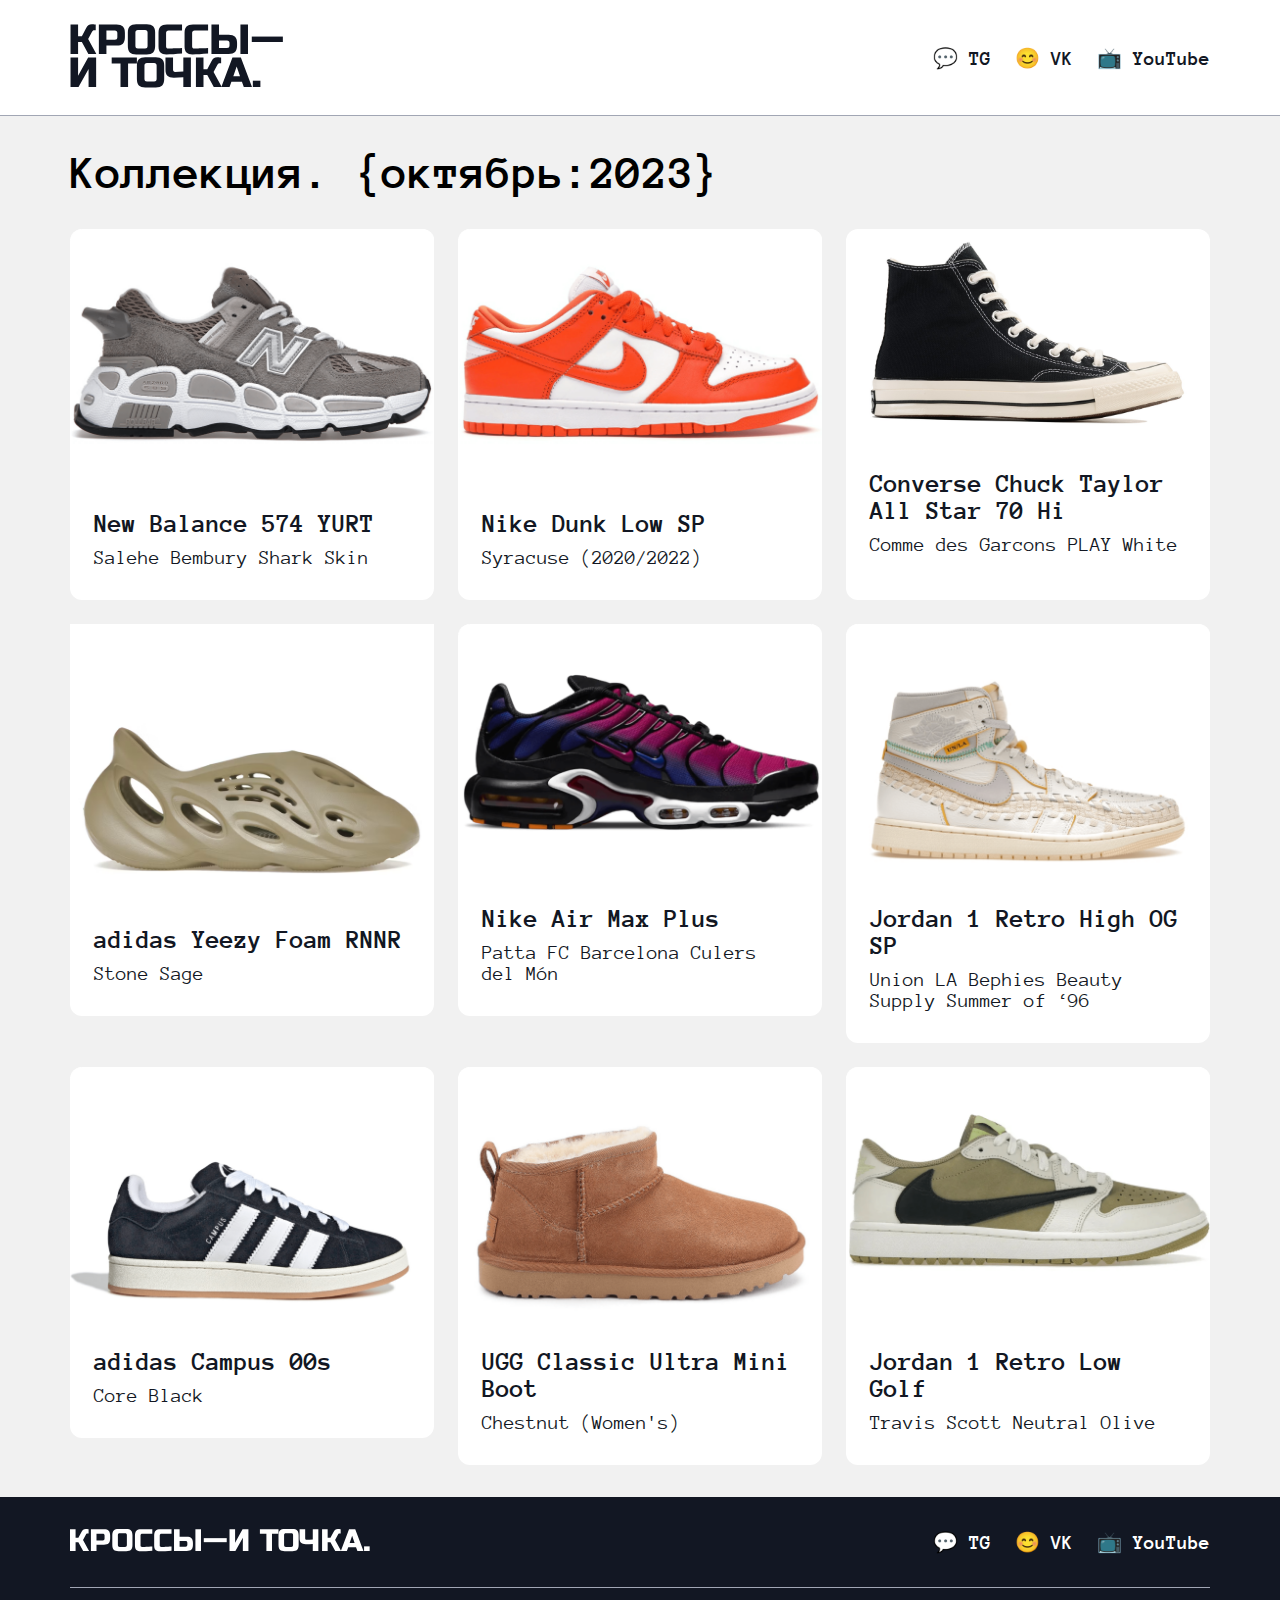
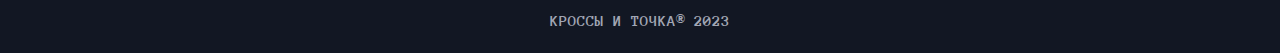
<file: 6nedMKV/yp-sneakers/index.html>
<!DOCTYPE html>
<html lang="en">
<head>
    <meta charset="UTF-8">
    <meta name="viewport" content="width=device-width, initial-scale=1.0">
    <title>Кроссы и точка</title>
    <link href="./style.css" rel="stylesheet" />
</head>
<body>
    <main>
        <header>
            <div class="header-container">
                <a href="index.html" class="logo-link">
                    <img alt="Кроссы и точка" src="./images/logo.svg" />
                </a>
                <nav>
                    <ul class="nav-list">
                        <li class="nav-item">
                            <a href="/" class="nav-link">💬 TG</a>
                        </li>
                        <li class="nav-item">
                            <a href="/" class="nav-link">😊 VK</a>
                        </li>
                        <li class="nav-item">
                            <a href="/" class="nav-link">📺 YouTube</a>
                        </li>
                    </ul>
                </nav>
            </div>
        </header>

        <div class="content">
            <h1 class="main-h1">Коллекция. {октябрь:2023}</h1>
            <div class="sneakers">
                <a href ="new-nalance-c-ms574.html">
                <div class="sneaker">
                    <img alt="New Balance C-ms574" src="./images/6.png" class="sneaker-image" />
                    <div class="sneaker-info">
                        <h3>New Balance 574 YURT</h3>
                        <p>Salehe Bembury Shark Skin</p>
                    </div>
                </div>
                </a>
                <a href ="nike-dunk-low-sp.html">
                <div class="sneaker">
                    <img alt="Nike Dunk Low SP" src="./images/7.png" class="sneaker-image" />
                    <div class="sneaker-info">
                        <h3>Nike Dunk Low SP</h3>
                        <p>Syracuse (2020/2022)</p>
                    </div>
                </div>
                </a>
                <a href ="converse-chuck-70-high.html">
                <div class="sneaker">
                    <img alt="Converse Chuck Taylor All Star 70 Hi" src="./images/4.png" class="sneaker-image" />
                    <div class="sneaker-info">
                        <h3>Converse Chuck Taylor All Star 70 Hi</h3>
                        <p>Comme des Garcons PLAY White</p>
                    </div>
                </div>
                </a>
                <div class="sneaker">
                    <img alt="adidas Yeezy Foam RNNR" src="./images/9.png" class="sneaker-image" />
                    <div class="sneaker-info">
                        <h3>adidas Yeezy Foam RNNR</h3>
                        <p>Stone Sage</p>
                    </div>
                </div>
                <div class="sneaker">
                    <img alt="Nike Air Max Plus" src="./images/1.png" class="sneaker-image" />
                    <div class="sneaker-info">
                        <h3>Nike Air Max Plus</h3>
                        <p>Patta FC Barcelona Culers del Món</p>
                    </div>
                </div>
                <div class="sneaker">
                    <img alt="Jordan 1 Retro High OG SP" src="./images/2.png" class="sneaker-image" />
                    <div class="sneaker-info">
                        <h3>Jordan 1 Retro High OG SP</h3>
                        <p>Union LA Bephies Beauty Supply Summer of ‘96</p>
                    </div>
                </div>
                <div class="sneaker">
                    <img alt="adidas Campus 00s" src="./images/3.png" class="sneaker-image" />
                    <div class="sneaker-info">
                        <h3>adidas Campus 00s</h3>
                        <p>Core Black</p>
                    </div>
                </div>
               
                <div class="sneaker">
                    <img alt="UGG Classic Ultra Mini Boot" src="./images/5.png" class="sneaker-image" />
                    <div class="sneaker-info">
                        <h3>UGG Classic Ultra Mini Boot</h3>
                        <p>Chestnut (Women's)</p>
                    </div>
                </div>
                
                
                <div class="sneaker">
                    <img alt="Jordan 1 Retro Low Golf" src="./images/8.png" class="sneaker-image" />
                    <div class="sneaker-info">
                        <h3>Jordan 1 Retro Low Golf</h3>
                        <p>Travis Scott Neutral Olive</p>
                    </div>
                </div>
                
            </div>
        </div>

        <footer>
            <div class="footer-content">
                <a class="footer__logo-link" href="/">
                    <img alt="Кроссы и точка" src="./images/logo_footer.svg" class="footer__logo-image" />
                </a>
                <nav>
                    <ul class="nav-list">
                        <li class="nav-item">
                            <a href="/" class="nav-link">💬 TG</a>
                        </li>
                        <li class="nav-item">
                            <a href="/" class="nav-link">😊 VK</a>
                        </li>
                        <li class="nav-item">
                            <a href="/" class="nav-link">📺 YouTube</a>
                        </li>
                    </ul>
                </nav>
            </div>
            <div class="copyright">
                <p class="copyright-text">КРОССЫ И ТОЧКА® 2023</p>
            </div>
        </footer>
    </main> 
</body>
</html>
</file>
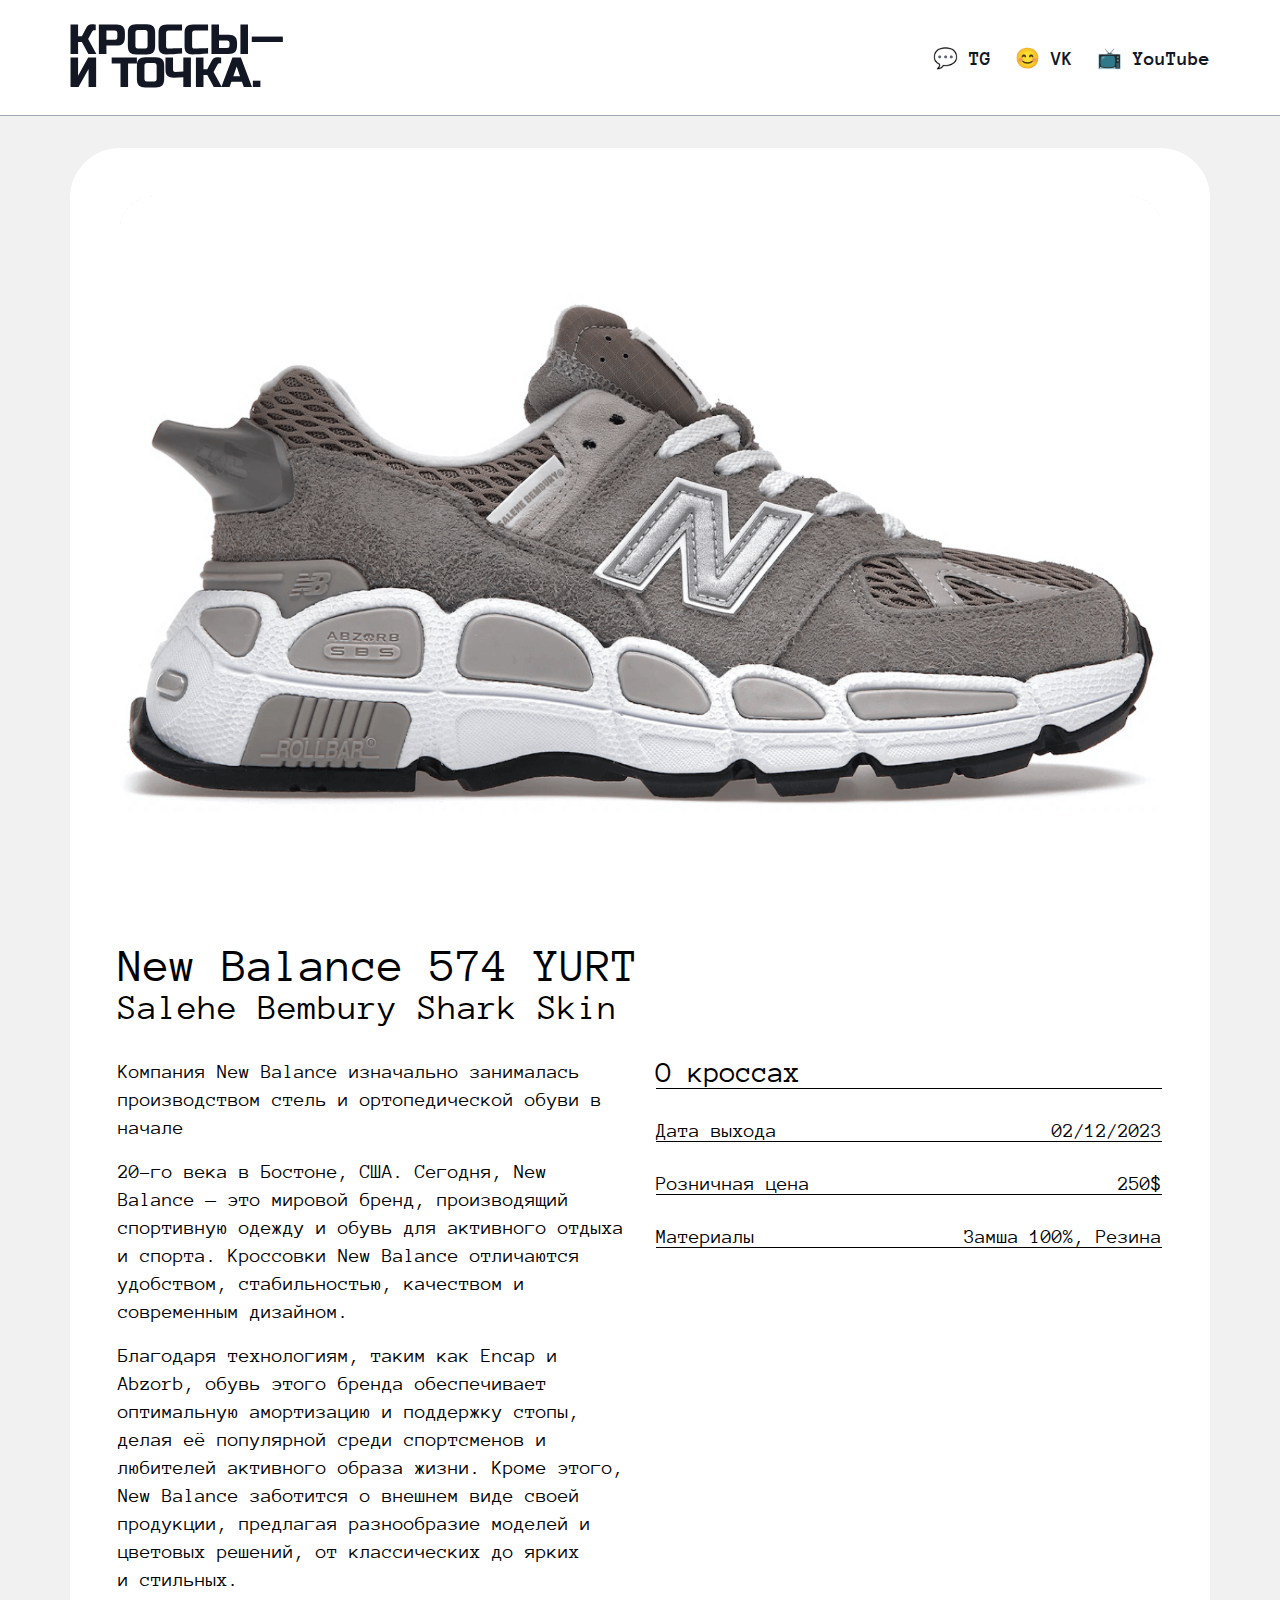
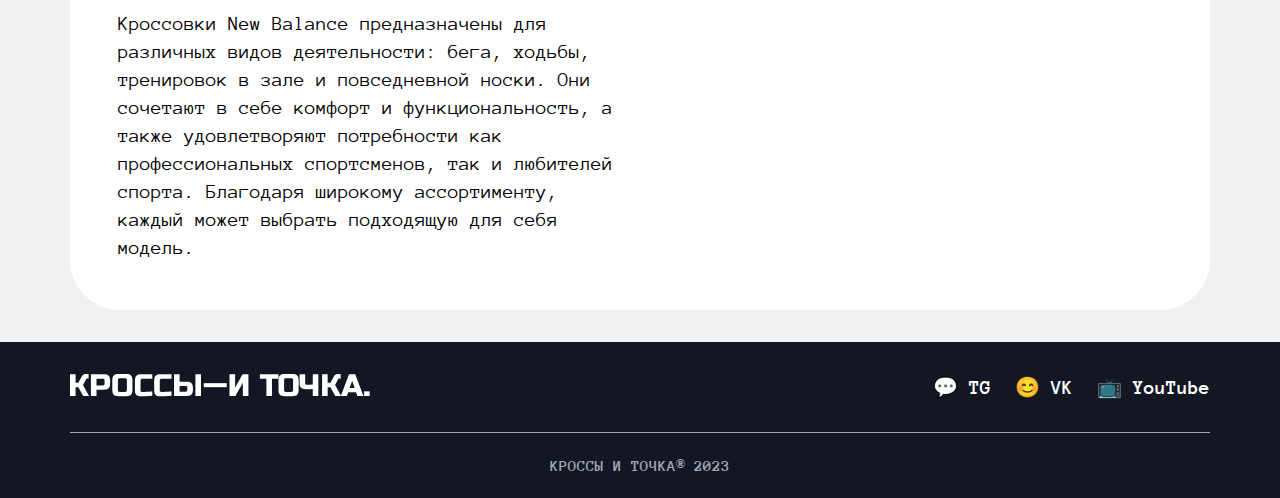
<file: 6nedMKV/yp-sneakers/1-sneaker.html>
<!DOCTYPE html>
<html lang="en">
<head>
    <meta charset="UTF-8">
    <meta name="viewport" content="width=device-width, initial-scale=1.0">
    <title>Кроссы и точка</title>
    <link href="./style.css" rel="stylesheet" />
</head>
<body>
    <main>
        <header>
            <div class="header-container">
                <a href="./index.html" class="logo-link">
                    <img class="header-logo" alt="Кроссы и точка" src="./images/logo.svg" />
                </a>
                <nav>
                    <ul class="nav-list">
                        <li class="nav-item">
                            <a href="/" class="nav-link">💬 TG</a>
                        </li>
                        <li class="nav-item">
                            <a href="/" class="nav-link">😊 VK</a>
                        </li>
                        <li class="nav-item">
                            <a href="/" class="nav-link">📺 YouTube</a>
                        </li>
                    </ul>
                </nav>
            </div>
        </header>






      <section class="content-item">
        <div class="sneaker__item">
            <img alt="New Balance 574 YURT" src="./images/6.png" class="sneaker-image" />
            <div>
            <h1 class="sneaker-h1">New Balance 574 YURT</h1>
            <h2 class="sneaker-h2">Salehe Bembury Shark Skin</h2>
            </div>
            <div class="sneaker_big-info">
                <div class="sneaker-additional">
                    <p class="sneaker-additional-info">Компания New Balance изначально занималась производством стель и ортопедической обуви в начале</p>
                    <p class="sneaker-additional-info">20-го века в Бостоне, США. Сегодня, New Balance — это мировой бренд, производящий спортивную одежду и обувь для активного отдыха и спорта. Кроссовки New Balance отличаются удобством, стабильностью, качеством и современным дизайном.</p>
                    <p class="sneaker-additional-info">Благодаря технологиям, таким как Encap и Abzorb, обувь этого бренда обеспечивает оптимальную амортизацию и поддержку стопы, делая её популярной среди спортсменов и любителей активного образа жизни. Кроме этого, New Balance заботится о внешнем виде своей продукции, предлагая разнообразие моделей и цветовых решений, от классических до ярких и стильных.</p>
                    <p class="sneaker-additional-info">Кроссовки New Balance предназначены для различных видов деятельности: бега, ходьбы, тренировок в зале и повседневной носки. Они сочетают в себе комфорт и функциональность, а также удовлетворяют потребности как профессиональных спортсменов, так и любителей спорта. Благодаря широкому ассортименту, каждый может выбрать подходящую для себя модель.</p>
                 </div>
                <div class="sneaker-parametrs">
                    <div class="sneaker-parametrs-header">
                         <p class="sneaker-parameters-title">О кроссах</p>
                    </div>
                    <div class="sneaker-parametrs-info">
                        <p class="sneaker-parameters-value">Дата выхода</p>
                        <p class="sneaker-parameters-value">02/12/2023</p>
                    </div>
                    <div class="sneaker-parametrs-info">
                        <p class="sneaker-parameters-value">Розничная цена</p>
                        <p class="sneaker-parameters-value">250$</p>
                    </div>
                    <div class="sneaker-parametrs-info">
                        <p class="sneaker-parameters-value">Материалы</p>
                        <p class="sneaker-parameters-value">Замша 100%, Резина</p>
                    </div>
                
                </div>
            </div>    
        </div>
    </section> 
        







        <footer>
            <div class="footer-content">
                <a class="footer__logo-link" href="./index.html">
                    <img alt="Кроссы и точка" src="./images/logo_footer.svg" class="footer__logo-image" />
                </a>
                <nav>
                    <ul class="nav-list">
                        <li class="nav-item">
                            <a href="/" class="nav-link">💬 TG</a>
                        </li>
                        <li class="nav-item">
                            <a href="/" class="nav-link">😊 VK</a>
                        </li>
                        <li class="nav-item">
                            <a href="/" class="nav-link">📺 YouTube</a>
                        </li>
                    </ul>
                </nav>
            </div>
            <div class="copyright">
                <p class="copyright-text">КРОССЫ И ТОЧКА® 2023</p>
            </div>
        </footer>
    </main> 
</body>
</html>
</file>
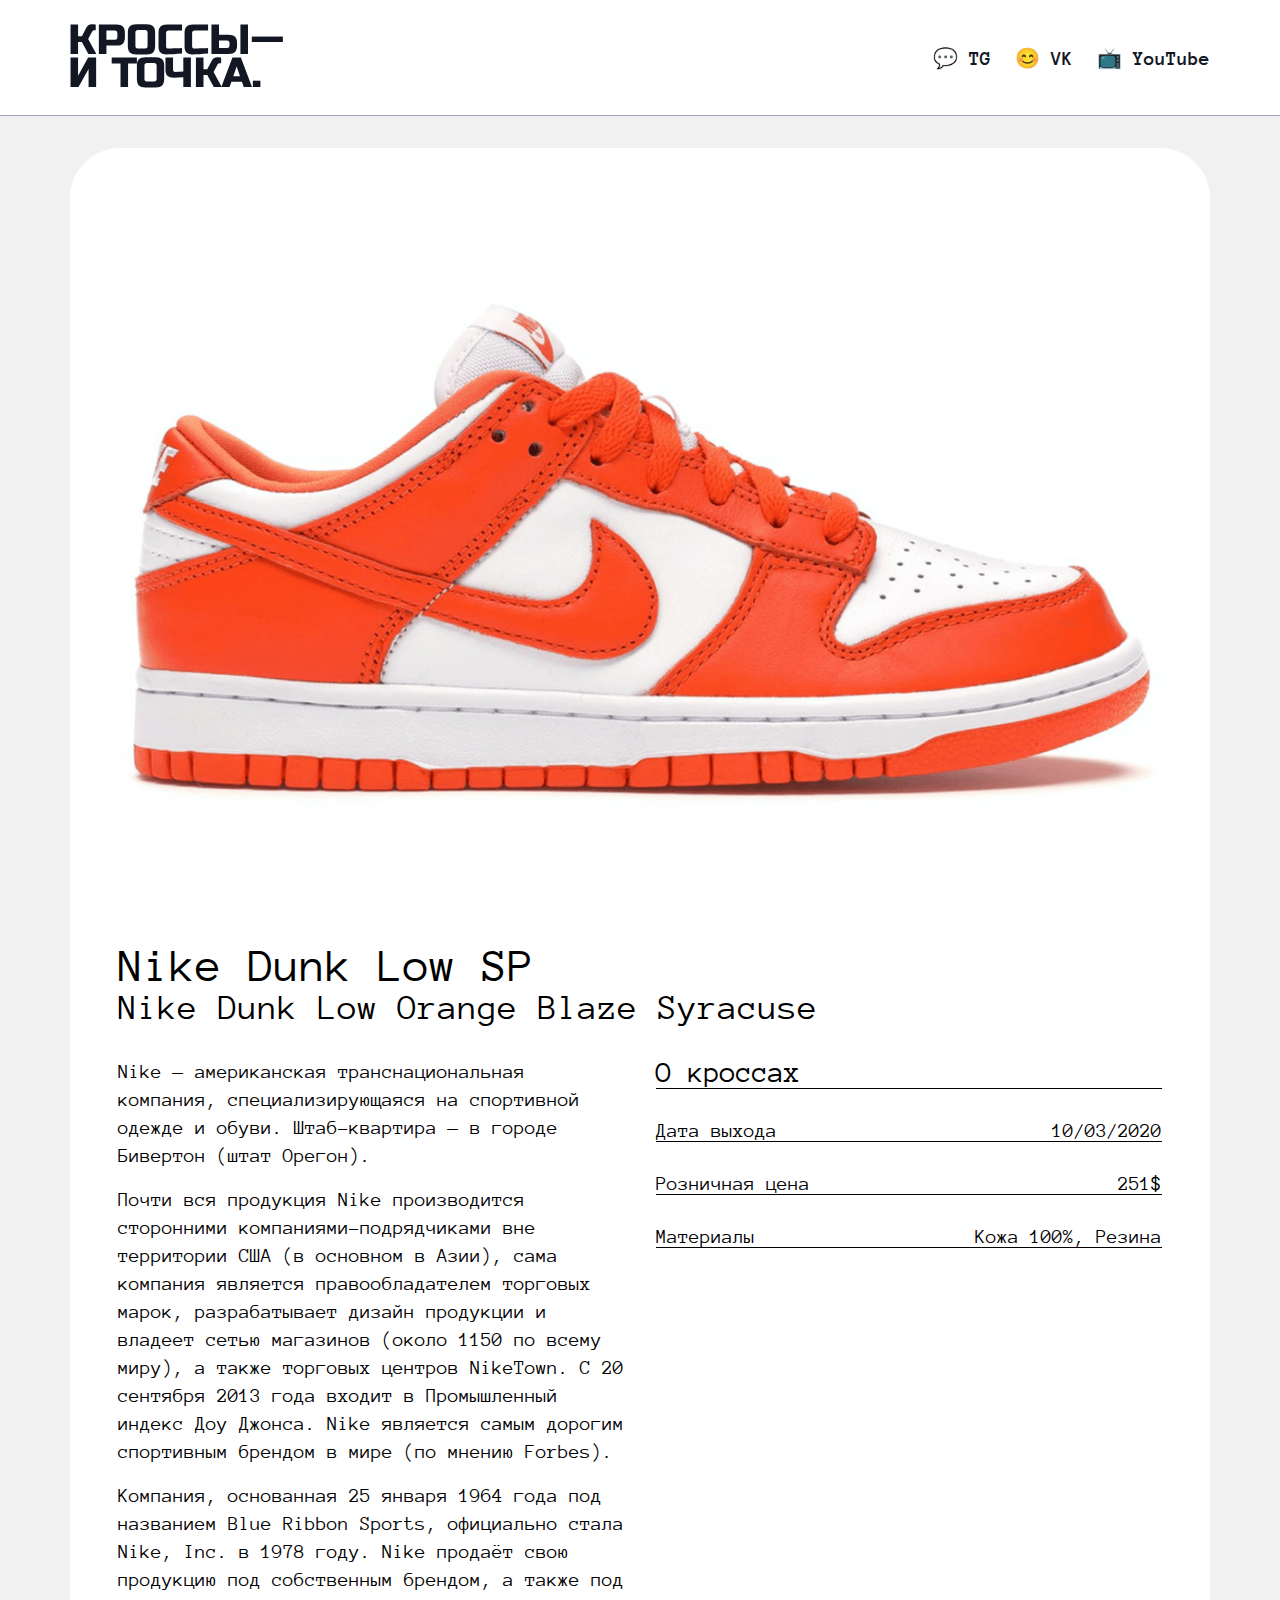
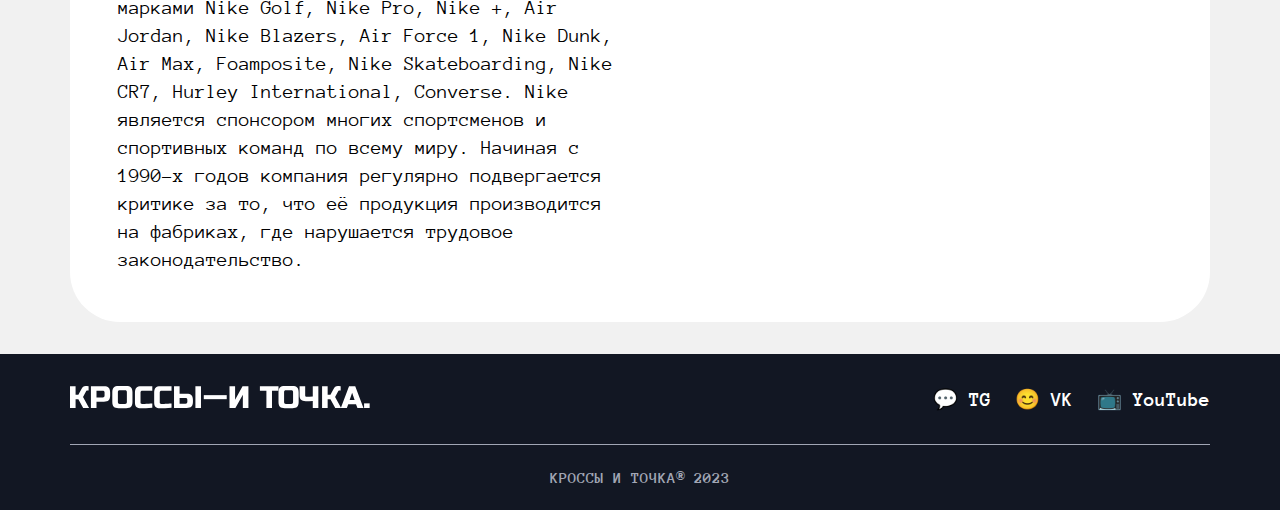
<file: 6nedMKV/yp-sneakers/2-sneaker.html>
<!DOCTYPE html>
<html lang="en">
<head>
    <meta charset="UTF-8">
    <meta name="viewport" content="width=device-width, initial-scale=1.0">
    <title>Кроссы и точка</title>
    <link href="./style.css" rel="stylesheet" />
</head>
<body>
    <main>
        <header>
            <div class="header-container">
                <a href="./index.html" class="logo-link">
                    <img class="header-logo" alt="Кроссы и точка" src="./images/logo.svg" />
                </a>
                <nav>
                    <ul class="nav-list">
                        <li class="nav-item">
                            <a href="/" class="nav-link">💬 TG</a>
                        </li>
                        <li class="nav-item">
                            <a href="/" class="nav-link">😊 VK</a>
                        </li>
                        <li class="nav-item">
                            <a href="/" class="nav-link">📺 YouTube</a>
                        </li>
                    </ul>
                </nav>
            </div>
        </header>






      <section class="content-item">
        <div class="sneaker__item">
            <img alt="Nike Dunk Low SP" src="./images/7.png" class="sneaker-image" />
            <div>
            <h1 class="sneaker-h1">Nike Dunk Low SP</h1>
            <h2 class="sneaker-h2">Nike Dunk Low Orange Blaze Syracuse</h2>
            </div>
            <div class="sneaker_big-info">
                <div class="sneaker-additional">
                    <p class="sneaker-additional-info">Nike — американская транснациональная компания, специализирующаяся на спортивной одежде и обуви. Штаб-квартира — в городе Бивертон (штат Орегон).</p>
                    <p class="sneaker-additional-info">Почти вся продукция Nike производится сторонними компаниями-подрядчиками вне территории США (в основном в Азии), сама компания является правообладателем торговых марок, разрабатывает дизайн продукции и владеет сетью магазинов (около 1150 по всему миру), а также торговых центров NikeTown. С 20 сентября 2013 года входит в Промышленный индекс Доу Джонса. Nike является самым дорогим спортивным брендом в мире (по мнению Forbes).</p>
                    <p class="sneaker-additional-info">Компания, основанная 25 января 1964 года под названием Blue Ribbon Sports, официально стала Nike, Inc. в 1978 году. Nike продаёт свою продукцию под собственным брендом, а также под марками Nike Golf, Nike Pro, Nike +, Air Jordan, Nike Blazers, Air Force 1, Nike Dunk, Air Max, Foamposite, Nike Skateboarding, Nike CR7, Hurley International, Converse. Nike является спонсором многих спортсменов и спортивных команд по всему миру. Начиная с 1990-х годов компания регулярно подвергается критике за то, что её продукция производится на фабриках, где нарушается трудовое законодательство.</p>
                     </div>
                <div class="sneaker-parametrs">
                    <div class="sneaker-parametrs-header">
                         <p class="sneaker-parameters-title">О кроссах</p>
                    </div>
                    <div class="sneaker-parametrs-info">
                        <p class="sneaker-parameters-value">Дата выхода</p>
                        <p class="sneaker-parameters-value">10/03/2020</p>
                    </div>
                    <div class="sneaker-parametrs-info">
                        <p class="sneaker-parameters-value">Розничная цена</p>
                        <p class="sneaker-parameters-value">251$</p>
                    </div>
                    <div class="sneaker-parametrs-info">
                        <p class="sneaker-parameters-value">Материалы</p>
                        <p class="sneaker-parameters-value">Кожа 100%, Резина</p>
                    </div>
                
                </div>
            </div>    
        </div>
    </section> 
        







        <footer>
            <div class="footer-content">
                <a class="footer__logo-link" href="./index.html">
                    <img alt="Кроссы и точка" src="./images/logo_footer.svg" class="footer__logo-image" />
                </a>
                <nav>
                    <ul class="nav-list">
                        <li class="nav-item">
                            <a href="/" class="nav-link">💬 TG</a>
                        </li>
                        <li class="nav-item">
                            <a href="/" class="nav-link">😊 VK</a>
                        </li>
                        <li class="nav-item">
                            <a href="/" class="nav-link">📺 YouTube</a>
                        </li>
                    </ul>
                </nav>
            </div>
            <div class="copyright">
                <p class="copyright-text">КРОССЫ И ТОЧКА® 2023</p>
            </div>
        </footer>
    </main> 
</body>
</html>
</file>
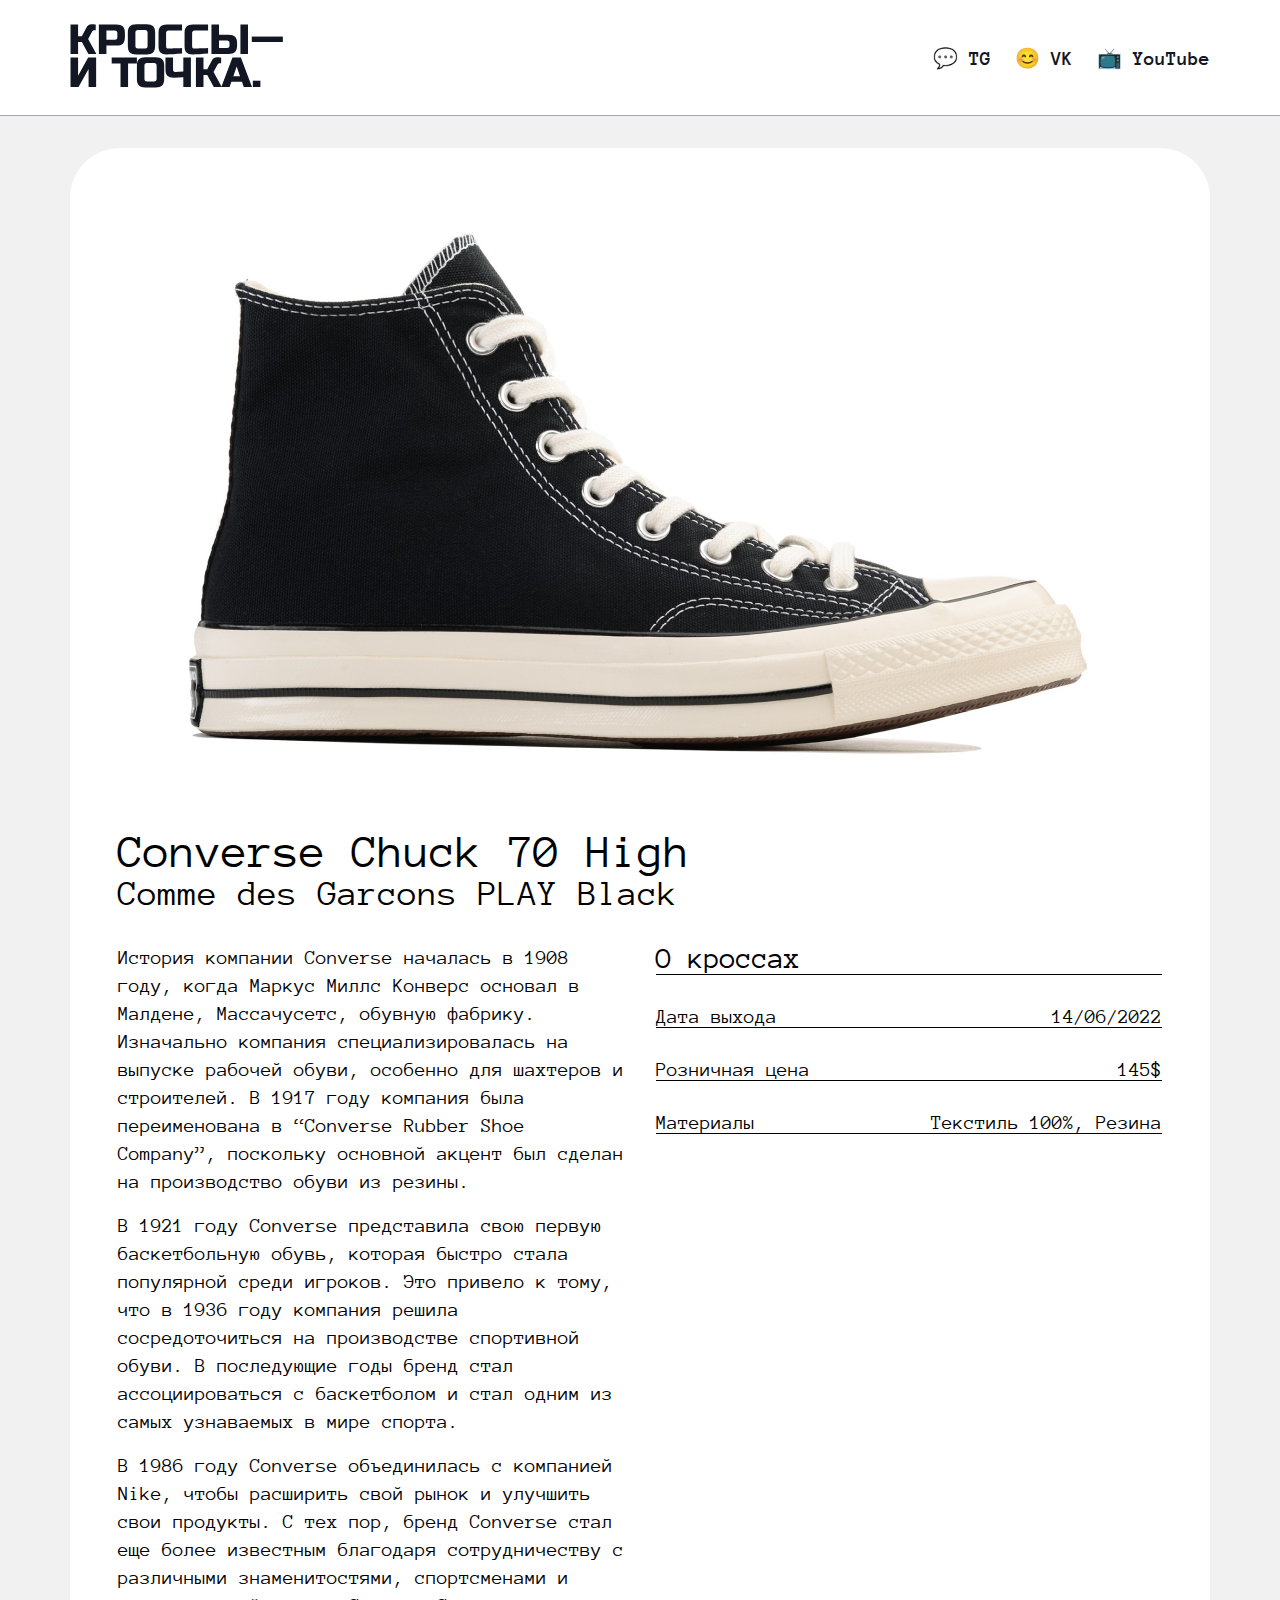
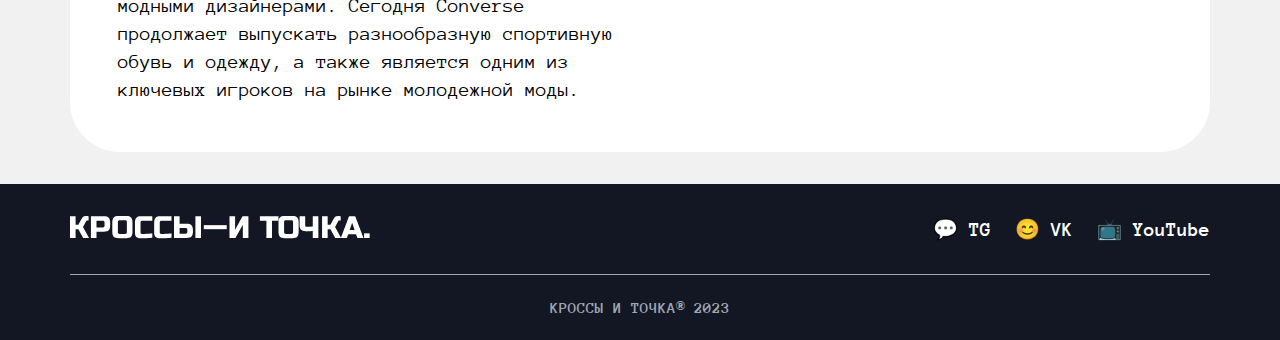
<file: 6nedMKV/yp-sneakers/3-sneaker.html>
<!DOCTYPE html>
<html lang="en">
<head>
    <meta charset="UTF-8">
    <meta name="viewport" content="width=device-width, initial-scale=1.0">
    <title>Кроссы и точка</title>
    <link href="./style.css" rel="stylesheet" />
</head>
<body>
    <main>
        <header>
            <div class="header-container">
                <a href="./index.html" class="logo-link">
                    <img class="header-logo" alt="Кроссы и точка" src="./images/logo.svg" />
                </a>
                <nav>
                    <ul class="nav-list">
                        <li class="nav-item">
                            <a href="/" class="nav-link">💬 TG</a>
                        </li>
                        <li class="nav-item">
                            <a href="/" class="nav-link">😊 VK</a>
                        </li>
                        <li class="nav-item">
                            <a href="/" class="nav-link">📺 YouTube</a>
                        </li>
                    </ul>
                </nav>
            </div>
        </header>






      <section class="content-item">
        <div class="sneaker__item">
            <img alt="Nike Dunk Low SP" src="./images/4.png" class="sneaker-image" />
            <div>
            <h1 class="sneaker-h1">Converse Chuck 70 High</h1>
            <h2 class="sneaker-h2">Comme des Garcons PLAY Black</h2>
            </div>
            <div class="sneaker_big-info">
                <div class="sneaker-additional">
                    <p class="sneaker-additional-info">История компании Converse началась в 1908 году, когда Маркус Миллс Конверс основал в Малдене, Массачусетс, обувную фабрику. Изначально компания специализировалась на выпуске рабочей обуви, особенно для шахтеров и строителей. В 1917 году компания была переименована в “Converse Rubber Shoe Company”, поскольку основной акцент был сделан на производство обуви из резины.</p>
                    <p class="sneaker-additional-info">В 1921 году Converse представила свою первую баскетбольную обувь, которая быстро стала популярной среди игроков. Это привело к тому, что в 1936 году компания решила сосредоточиться на производстве спортивной обуви. В последующие годы бренд стал ассоциироваться с баскетболом и стал одним из самых узнаваемых в мире спорта.</p>
                    <p class="sneaker-additional-info">В 1986 году Converse объединилась с компанией Nike, чтобы расширить свой рынок и улучшить свои продукты. С тех пор, бренд Converse стал еще более известным благодаря сотрудничеству с различными знаменитостями, спортсменами и модными дизайнерами. Сегодня Converse продолжает выпускать разнообразную спортивную обувь и одежду, а также является одним из ключевых игроков на рынке молодежной моды.</p>
                </div>
                <div class="sneaker-parametrs">
                    <div class="sneaker-parametrs-header">
                         <p class="sneaker-parameters-title">О кроссах</p>
                    </div>
                    <div class="sneaker-parametrs-info">
                        <p class="sneaker-parameters-value">Дата выхода</p>
                        <p class="sneaker-parameters-value">14/06/2022</p>
                    </div>
                    <div class="sneaker-parametrs-info">
                        <p class="sneaker-parameters-value">Розничная цена</p>
                        <p class="sneaker-parameters-value">145$</p>
                    </div>
                    <div class="sneaker-parametrs-info">
                        <p class="sneaker-parameters-value">Материалы</p>
                        <p class="sneaker-parameters-value">Текстиль 100%, Резина</p>
                    </div>
                
                </div>
            </div>    
        </div>
    </section> 
        







        <footer>
            <div class="footer-content">
                <a class="footer__logo-link" href="./index.html">
                    <img alt="Кроссы и точка" src="./images/logo_footer.svg" class="footer__logo-image" />
                </a>
                <nav>
                    <ul class="nav-list">
                        <li class="nav-item">
                            <a href="/" class="nav-link">💬 TG</a>
                        </li>
                        <li class="nav-item">
                            <a href="/" class="nav-link">😊 VK</a>
                        </li>
                        <li class="nav-item">
                            <a href="/" class="nav-link">📺 YouTube</a>
                        </li>
                    </ul>
                </nav>
            </div>
            <div class="copyright">
                <p class="copyright-text">КРОССЫ И ТОЧКА® 2023</p>
            </div>
        </footer>
    </main> 
</body>
</html>
</file>
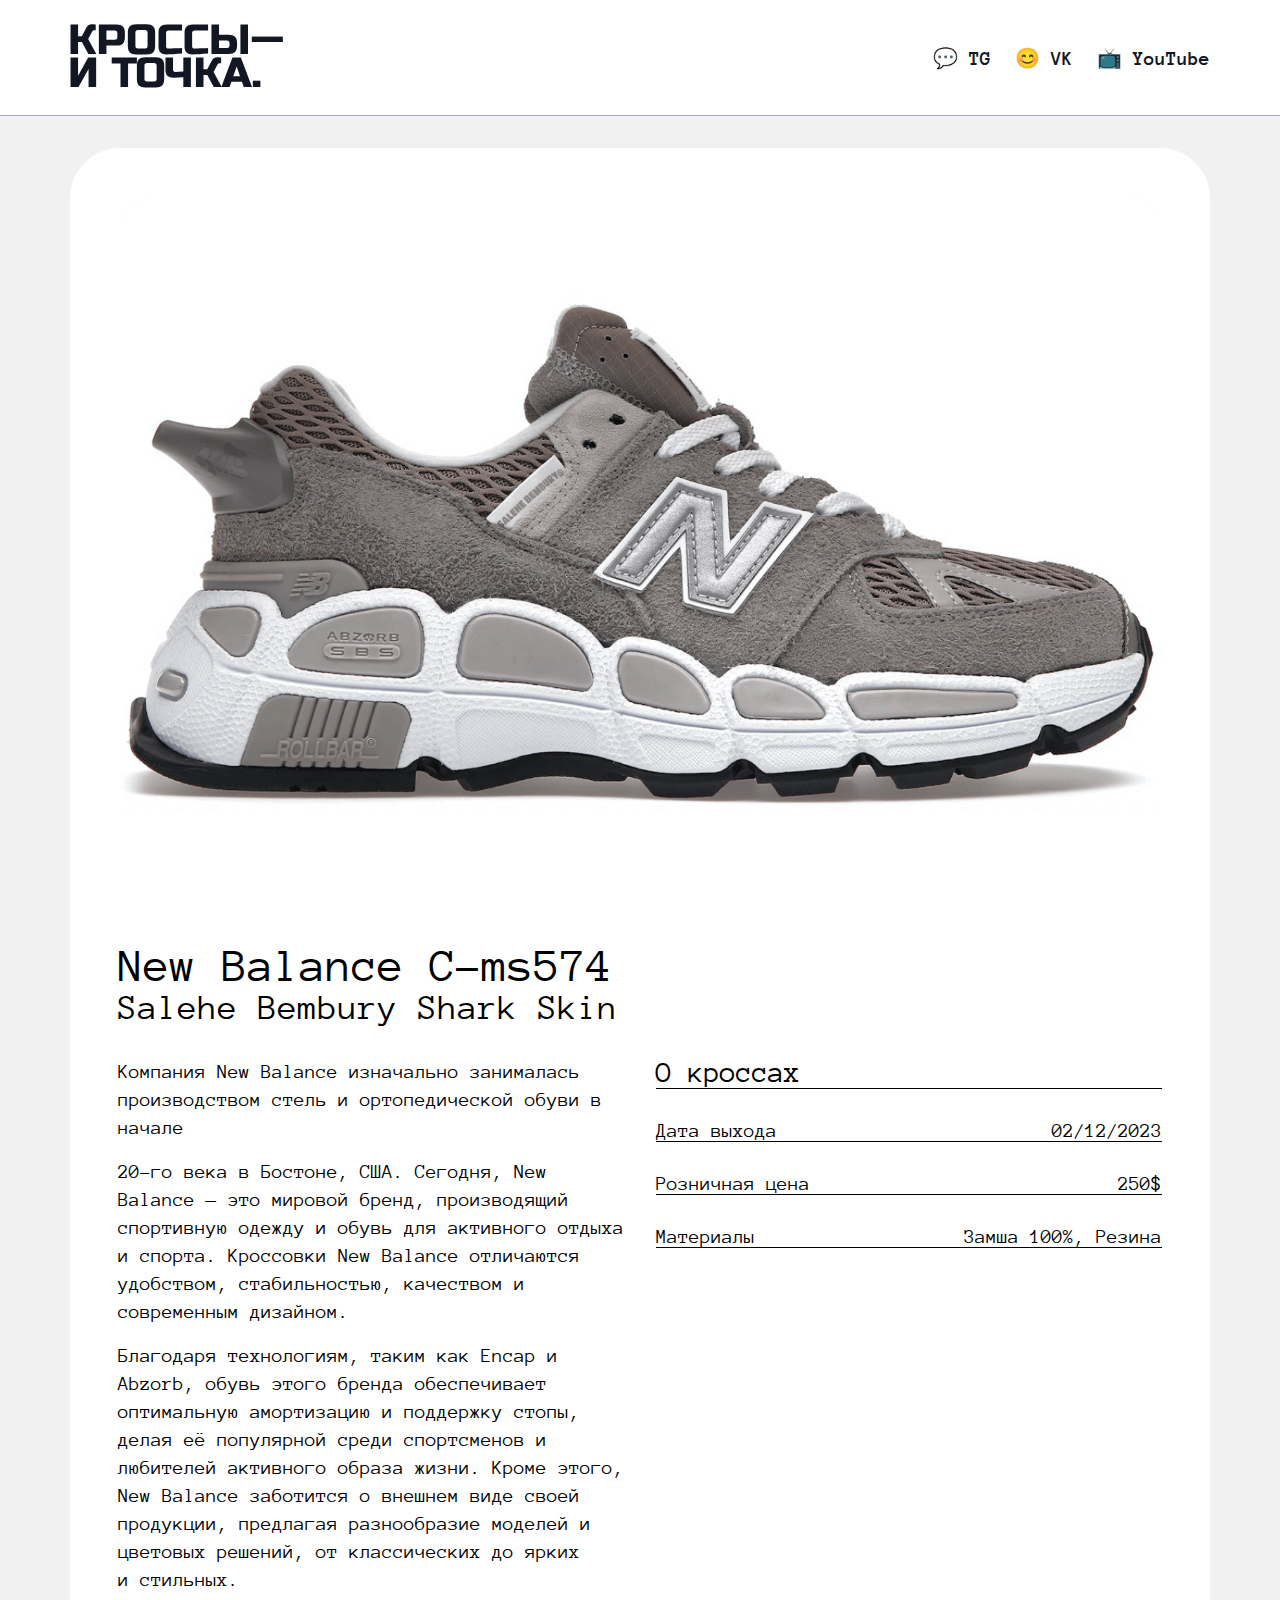
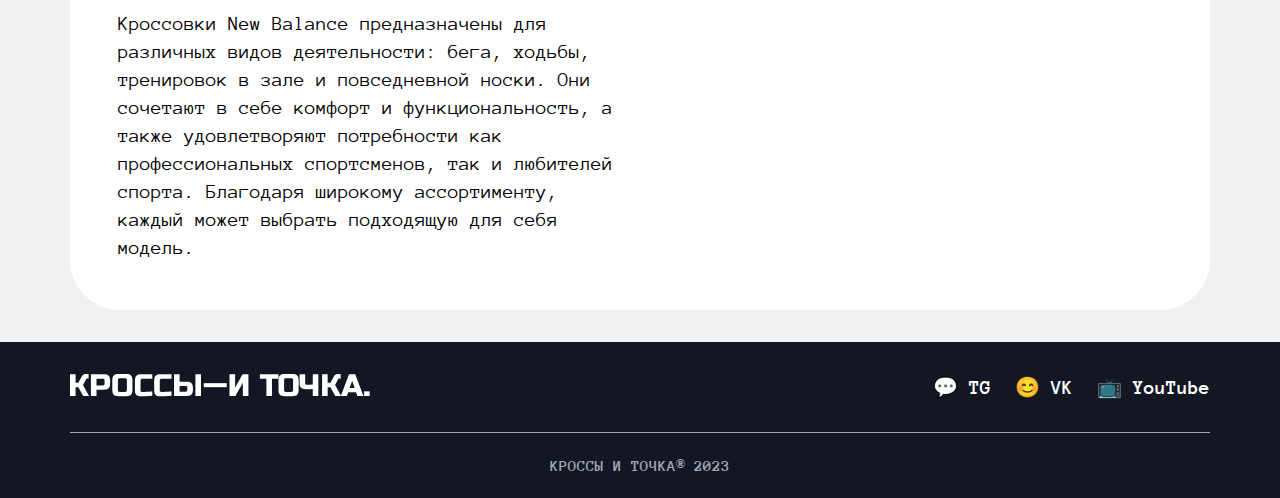
<file: 6nedMKV/yp-sneakers/new-nalance-c-ms574.html>
<!DOCTYPE html>
<html lang="en">
<head>
    <meta charset="UTF-8">
    <meta name="viewport" content="width=device-width, initial-scale=1.0">
    <title>Кроссы и точка</title>
    <link href="./style.css" rel="stylesheet" />
</head>
<body>
    <main>
        <header>
            <div class="header-container">
                <a href="./index.html" class="logo-link">
                    <img class="header-logo" alt="Кроссы и точка" src="./images/logo.svg" />
                </a>
                <nav>
                    <ul class="nav-list">
                        <li class="nav-item">
                            <a href="/" class="nav-link">💬 TG</a>
                        </li>
                        <li class="nav-item">
                            <a href="/" class="nav-link">😊 VK</a>
                        </li>
                        <li class="nav-item">
                            <a href="/" class="nav-link">📺 YouTube</a>
                        </li>
                    </ul>
                </nav>
            </div>
        </header>






      <section class="content-item">
        <div class="sneaker__item">
            <img alt="New Balance C-ms574" src="./images/6.png" class="sneaker-image" />
            <div>
            <h1 class="sneaker-h1">New Balance C-ms574</h1>
            <h2 class="sneaker-h2">Salehe Bembury Shark Skin</h2>
            </div>
            <div class="sneaker_big-info">
                <div class="sneaker-additional">
                    <p class="sneaker-additional-info">Компания New Balance изначально занималась производством стель и ортопедической обуви в начале</p>
                    <p class="sneaker-additional-info">20-го века в Бостоне, США. Сегодня, New Balance — это мировой бренд, производящий спортивную одежду и обувь для активного отдыха и спорта. Кроссовки New Balance отличаются удобством, стабильностью, качеством и современным дизайном.</p>
                    <p class="sneaker-additional-info">Благодаря технологиям, таким как Encap и Abzorb, обувь этого бренда обеспечивает оптимальную амортизацию и поддержку стопы, делая её популярной среди спортсменов и любителей активного образа жизни. Кроме этого, New Balance заботится о внешнем виде своей продукции, предлагая разнообразие моделей и цветовых решений, от классических до ярких и стильных.</p>
                    <p class="sneaker-additional-info">Кроссовки New Balance предназначены для различных видов деятельности: бега, ходьбы, тренировок в зале и повседневной носки. Они сочетают в себе комфорт и функциональность, а также удовлетворяют потребности как профессиональных спортсменов, так и любителей спорта. Благодаря широкому ассортименту, каждый может выбрать подходящую для себя модель.</p>
                 </div>
                <div class="sneaker-parametrs">
                    <div class="sneaker-parametrs-header">
                         <p class="sneaker-parameters-title">О кроссах</p>
                    </div>
                    <div class="sneaker-parametrs-info">
                        <p class="sneaker-parameters-value">Дата выхода</p>
                        <p class="sneaker-parameters-value">02/12/2023</p>
                    </div>
                    <div class="sneaker-parametrs-info">
                        <p class="sneaker-parameters-value">Розничная цена</p>
                        <p class="sneaker-parameters-value">250$</p>
                    </div>
                    <div class="sneaker-parametrs-info">
                        <p class="sneaker-parameters-value">Материалы</p>
                        <p class="sneaker-parameters-value">Замша 100%, Резина</p>
                    </div>
                
                </div>
            </div>    
        </div>
    </section> 
        







        <footer>
            <div class="footer-content">
                <a class="footer__logo-link" href="./index.html">
                    <img alt="Кроссы и точка" src="./images/logo_footer.svg" class="footer__logo-image" />
                </a>
                <nav>
                    <ul class="nav-list">
                        <li class="nav-item">
                            <a href="/" class="nav-link">💬 TG</a>
                        </li>
                        <li class="nav-item">
                            <a href="/" class="nav-link">😊 VK</a>
                        </li>
                        <li class="nav-item">
                            <a href="/" class="nav-link">📺 YouTube</a>
                        </li>
                    </ul>
                </nav>
            </div>
            <div class="copyright">
                <p class="copyright-text">КРОССЫ И ТОЧКА® 2023</p>
            </div>
        </footer>
    </main> 
</body>
</html>
</file>
<file: 6nedMKV/yp-sneakers/style.css>
/* подключение локальный шрифтов на страницу */
@font-face {
    font-family: "Anonymous Pro";
    src: url(fonts/AnonymousPro-Regular.ttf);
    font-weight: 400;
    font-style: normal;
    display: swap;
}

@font-face {
    font-family: "Anonymous Pro";
    src: url(fonts/AnonymousPro-Bold.ttf);
    font-weight: 700;
    font-style: normal;
    display: swap;
}

* {
    box-sizing: border-box;
}

/* сброс стилей по умолчанию */
body,
h1,
h2,
h3,
p,
ul,
li {
    margin: 0;
}

ul {
    list-style: none;
    padding: 0;
}

a {
    text-decoration: none;
}

/* задание шрифта всей странице */
body {
    font-family: "Anonymous Pro", sans-serif;
}

/* стили для главного контейнера */
main {
    display: flex;
    flex-direction: column;
    align-items: center;
    background: #F1F1F1;
}

/* стили для хедера(шапки) сайта */
header {
    display: flex;
    flex-direction: row;
    align-items: center;
    justify-content: center;
    width: 100%;
    border-bottom: 1px solid #A1A6B4;
    background: white;
}

.header-container {
    display: flex;
    justify-content: space-between;
    width: 100%;
    max-width: 1140px;
    margin: 24px 0 24px;
}

.logo-link {
    max-width: 215px;
}

.header-logo {
    max-width: 215px;
}

/* стили для ссылок в хедере и футере */
nav {
    display: flex;
}

.nav-list {
    display: flex;
    align-items: center;
    width: 100%;
    gap: 24px;
}

.nav-item {
    display: inline;
}

.nav-link {
    color: #121723;
    font-size: 20px;
    font-weight: 700;
}

/* стили для  */
.content {
    margin: 32px 10px;
    max-width: 1140px;
}

h1 {
    font-size: 48px;
}

/* стили 1-sneaker */

.sneaker-h1 {
    font-family: "Anonymous Pro", sans-serif;
    font-size: 48px;
    font-weight: 400;
    line-height: 48px;
    letter-spacing: 0em;
    text-align: left;

}

.sneaker-h2 {

    font-family: Anonymous Pro;
    font-size: 36px;
    font-weight: 400;
    line-height: 36px;
    letter-spacing: 0em;
    text-align: left;

}

.sneaker__item {
    display: flex;
    flex-direction: column;
    justify-content: center;
    padding: 48px;
    border-radius: 50px;
    gap: 32px;
    background-color: #ffffff;
}

.content-item {
    width: 92%;
    max-width: 1140px;
    display: flex;
    justify-content: center;
    align-items: center;
    padding: 32px 0px;
}

.sneaker_big-info {
    display: flex;
    flex-wrap: wrap;
    justify-content: space-between;
    align-items: flex-start;
}


.sneaker-additional {
    max-width: 506px;
    display: flex;
    flex-wrap: wrap;
    justify-content: space-between;
    flex-direction: column;
    gap: 16px;
}

.sneaker-additional-info {
    font-family: "Anonymous Pro", sans-serif;
    font-size: 20px;
    font-weight: 400;
    line-height: 28px;
    letter-spacing: 0em;
    text-align: left;
    gap: 10px;
}

.sneaker-parametrs {
    display: flex;
    flex-wrap: wrap;
    max-width: 506px;
    max-height: 260px;
    gap: 32px;
}

.sneaker-parametrs-header {
    width: 100%;
    max-width: 506px;
    border: solid black;
    border-width: 0 0 1px;
}

.sneaker-parameters-title {
    font-family: "Anonymous Pro", sans-serif;
    font-size: 30px;
    font-weight: 400;
    line-height: 30px;
    letter-spacing: 0em;
    text-align: left;

}

.sneaker-parameters-value {
    font-family: "Anonymous Pro", sans-serif;
    font-size: 20px;
    font-weight: 400;
    line-height: 20px;
    letter-spacing: 0em;
    text-align: left;

}

.sneaker-parametrs-info {
    display: flex;
    flex-wrap: wrap;
    width: 100%;
    max-width: 506px;
    justify-content: space-between;
    border: solid black;
    border-width: 0 0 1px;
}

@media screen and (max-width: 601px) {

    .main-h1 {
        font-family: "Anonymous Pro", sans-serif;
        font-size: 32px;
        font-weight: 700;
        line-height: 32px;
        letter-spacing: 0em;
        text-align: left;

    }

    .sneaker{
        max-width: 343px;
    }

    .content-item {
        max-width: 343px;

    }


    .nav-list {
        justify-content: space-around;
    }

    .sneaker-h1 {
        font-family: "Anonymous Pro", sans-serif;
        font-size: 32px;
        font-weight: 400;
        line-height: 32px;
        letter-spacing: 0em;
        text-align: left;
    }

    .sneaker-h2 {
        font-family: "Anonymous Pro", sans-serif;
        font-size: 20px;
        font-weight: 400;
        line-height: 20px;
        letter-spacing: 0em;
        text-align: left;

    }

    .sneaker-additional-info {
        font-family: "Anonymous Pro", sans-serif;
        font-size: 16px;
        font-weight: 400;
        line-height: 24px;
        letter-spacing: 0em;
        text-align: left;

    }

    .sneaker-parametrs {
        margin: 12px 0 0;
        gap: 24px;
    }

    .sneaker-parameters-title {
        font-family: "Anonymous Pro", sans-serif;
        font-size: 24px;
        font-weight: 400;
        line-height: 24px;
        letter-spacing: 0em;
        text-align: left;

    }

    .sneaker-parameters-value {
        font-family: "Anonymous Pro", sans-serif;
        font-size: 16px;
        font-weight: 400;
        line-height: 16px;
        letter-spacing: 0em;
        text-align: left;

    }

    .header-container {
        max-width: 343px;
        flex-direction: column;
        justify-content: space-around;
        align-items: center;
    }

    .footer-content {
        flex-direction: column;
        justify-content: center;
        align-items: center;

    }

    .sneaker {
        width: 95%;
        max-width: 343px;
          
        
    }

    .sneaker:hover {
        box-shadow: 10px 10px 13px 0px rgba(0, 0, 0, 0.25);
        transform: scale(1.05);
    }
}

/* стили для контейнера кроссовок */
.sneakers {
    display: flex;
    flex-wrap: wrap;
    gap: 24px;
    margin: 32px 0 0;
}

/* стили для карточки кроссовок */
.sneaker {
    display: flex;
    flex-direction: column;
    align-items: center;
    max-width: 364px;
    height: 100%;
    border-radius: 12px;
    background: white;
    color: #121723;
    text-decoration: none;
    transition: box-shadow ease-in-out 200ms, transform ease-in-out 100ms;
}


.sneaker:hover {
    box-shadow: 10px 10px 13px 0px rgba(0, 0, 0, 0.25);
    transform: scale(1.10);
}

.sneaker-image {
    width: 100%;
}

.sneaker-info {
    display: flex;
    flex-direction: column;
    align-items: flex-start;
    gap: 10px;
    width: 100%;
    padding: 32px 24px;
}

h3 {
    font-size: 26px;
}

p {
    font-size: 20px;
}

footer {
    width: 100%;
    display: flex;
    flex-direction: column;
    align-items: center;
    background: #121723;
}

/* стили для футера */
.footer-content {
    display: flex;
    justify-content: space-between;
    width: 100%;
    max-width: 1140px;
    margin: 32px 0;
}

.footer__logo-link {
    max-width: 300px;
    width: 100%;
}

footer .nav-link {
    color: white;
}

.copyright {
    display: flex;
    align-items: center;
    justify-content: center;
    width: 100%;
    max-width: 1140px;
    border-top: 1px solid #A1A6B4;
}

.copyright-text {
    color: #A1A6B4;
    font-size: 16px;
    font-weight: 700;
    margin: 24px 0;
}
</file>
